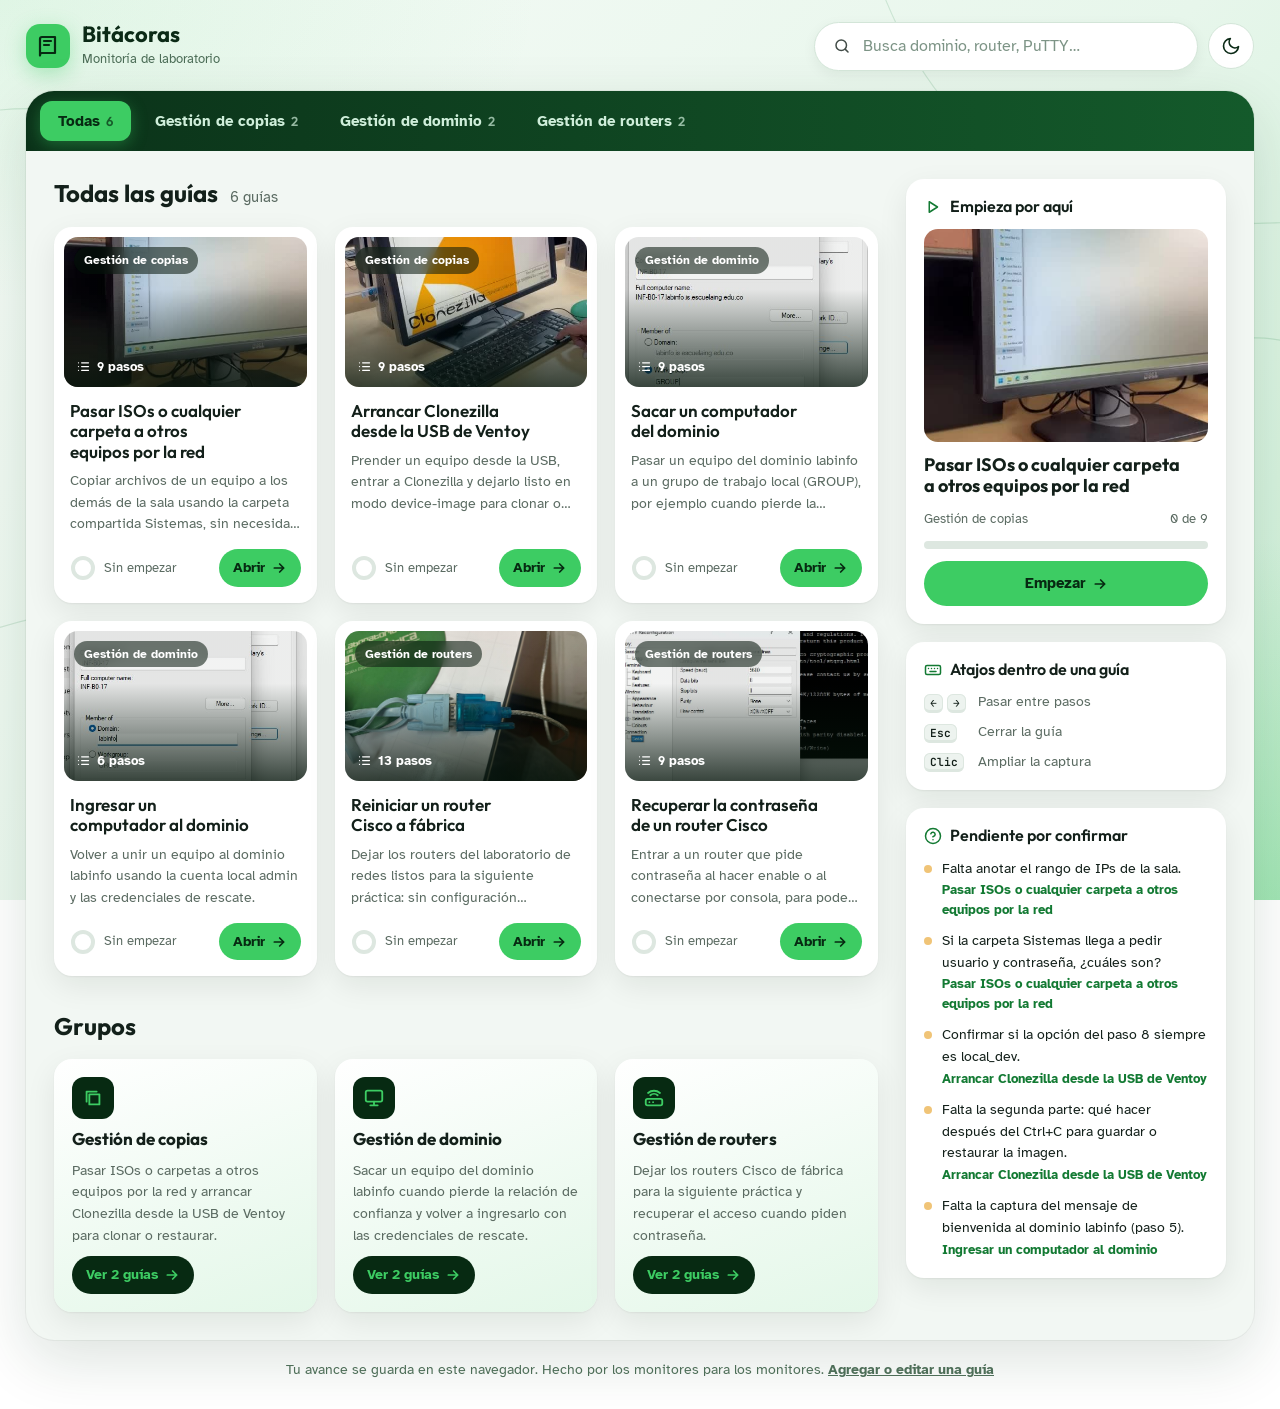
<file: index.html>
<!doctype html>
<html lang="es">
<head>
  <meta charset="utf-8">
  <meta name="viewport" content="width=device-width, initial-scale=1, viewport-fit=cover">
  <title>Bitácoras de Monitoría</title>
  <meta name="description" content="Guías paso a paso para los monitores del laboratorio.">
  <meta name="theme-color" content="#e7f6eb">
  <link rel="icon" href="img/icono.svg" type="image/svg+xml">
  <link rel="preconnect" href="https://fonts.googleapis.com">
  <link rel="preconnect" href="https://fonts.gstatic.com" crossorigin>
  <link rel="stylesheet" href="https://fonts.googleapis.com/css2?family=Outfit:wght@400;500;600;700&family=Atkinson+Hyperlegible:ital,wght@0,400;0,700;1,400&family=JetBrains+Mono:wght@400;600&display=swap">
  <link rel="stylesheet" href="css/styles.css">
  <script>
    // Aplica el tema guardado antes de pintar la página, para que no parpadee
    try { if (JSON.parse(localStorage.getItem("bm-tema")) === "dark") document.documentElement.dataset.theme = "dark"; } catch (e) {}
  </script>
</head>
<body>
  <svg class="lines" aria-hidden="true" viewBox="0 0 1440 900" preserveAspectRatio="none">
    <path d="M-40 640 C 300 520, 520 760, 900 560 S 1380 300, 1500 360"/>
    <path d="M980 -40 C 1060 180, 1240 240, 1480 220"/>
    <path d="M-60 120 C 180 60, 300 260, 520 180"/>
  </svg>

  <div class="shell">
    <header class="top">
      <a class="logo" href="#">
        <span class="logo-mark"><svg viewBox="0 0 24 24"><path d="M4 19.5V5a2 2 0 0 1 2-2h13v16H6a2 2 0 0 0-2 2.5Z"/><path d="M8 7h7M8 11h5"/></svg></span>
        <span class="logo-text"><b>Bitácoras</b><small>Monitoría de laboratorio</small></span>
      </a>
      <div class="top-right">
        <label class="search" for="q">
          <svg viewBox="0 0 24 24"><circle cx="11" cy="11" r="7"/><path d="m20 20-3.5-3.5"/></svg>
          <input id="q" type="search" placeholder="Busca dominio, router, PuTTY…" autocomplete="off">
        </label>
        <button class="theme" id="themeBtn" aria-label="Cambiar a modo oscuro" title="Cambiar entre claro y oscuro">
          <svg class="moon" viewBox="0 0 24 24"><path d="M21 12.8A9 9 0 1 1 11.2 3a7 7 0 0 0 9.8 9.8Z"/></svg>
          <svg class="sun" viewBox="0 0 24 24"><circle cx="12" cy="12" r="4"/><path d="M12 2v2M12 20v2M4.9 4.9l1.4 1.4M17.7 17.7l1.4 1.4M2 12h2M20 12h2M4.9 19.1l1.4-1.4M17.7 6.3l1.4-1.4"/></svg>
        </button>
      </div>
    </header>

    <div class="panel">
      <nav class="tabs" id="tabs" aria-label="Grupos de guías"></nav>

      <div class="panel-grid">
        <main class="main" id="main">
          <div class="sec-head">
            <h1 id="secTitle">Todas las guías</h1>
            <span id="secCount"></span>
          </div>
          <div class="cards" id="cards"></div>
          <p class="empty" id="empty" hidden>No encontré guías con eso. Prueba con otra palabra.</p>

          <div class="sec-head groups-head">
            <h2>Grupos</h2>
          </div>
          <div class="groups" id="groups"></div>
        </main>

        <aside class="side" id="side"></aside>
      </div>
    </div>

    <footer class="foot">Tu avance se guarda en este navegador. Hecho por los monitores para los monitores. <a href="editor.html">Agregar o editar una guía</a></footer>
  </div>

  <!-- Visor de pasos -->
  <div class="viewer" id="viewer" hidden>
    <div class="viewer-backdrop" data-close></div>
    <section class="viewer-panel" role="dialog" aria-modal="true" aria-labelledby="vTitle">
      <header class="v-head">
        <div class="v-title">
          <span class="v-group" id="vGroup"></span>
          <h2 id="vTitle"></h2>
        </div>
        <button class="v-close" data-close aria-label="Cerrar guía">
          <svg viewBox="0 0 24 24"><path d="M6 6l12 12M18 6 6 18"/></svg>
        </button>
      </header>
      <div class="v-progress" id="vDots" aria-label="Pasos"></div>

      <div class="v-body">
        <div class="desk">
          <button class="arrow prev" id="vPrev" aria-label="Paso anterior"><svg viewBox="0 0 24 24"><path d="m15 18-6-6 6-6"/></svg></button>
          <div class="pc">
            <div class="monitor">
              <div class="screen" id="vScreen"></div>
              <span class="cam"></span>
              <span class="led"></span>
            </div>
            <div class="neck"></div>
            <div class="foot-base"></div>
          </div>
          <button class="arrow next" id="vNext" aria-label="Paso siguiente"><svg viewBox="0 0 24 24"><path d="m9 18 6-6-6-6"/></svg></button>
        </div>
        <div class="info" id="vInfo"></div>
      </div>

      <footer class="v-foot">
        <button class="btn ghost" id="vBack"><svg viewBox="0 0 24 24"><path d="m15 18-6-6 6-6"/></svg>Anterior</button>
        <span class="v-count" id="vCount"></span>
        <button class="btn primary" id="vFwd">Siguiente<svg viewBox="0 0 24 24"><path d="m9 18 6-6-6-6"/></svg></button>
      </footer>
    </section>
  </div>

  <!-- Captura ampliada -->
  <div class="zoom" id="zoom" hidden>
    <img id="zoomImg" alt="">
    <button class="v-close" id="zoomClose" aria-label="Cerrar captura"><svg viewBox="0 0 24 24"><path d="M6 6l12 12M18 6 6 18"/></svg></button>
  </div>

  <div class="toast" id="toast" role="status" aria-live="polite"></div>

  <script src="js/data.js"></script>
  <script src="js/app.js"></script>
</body>
</html>
</file>
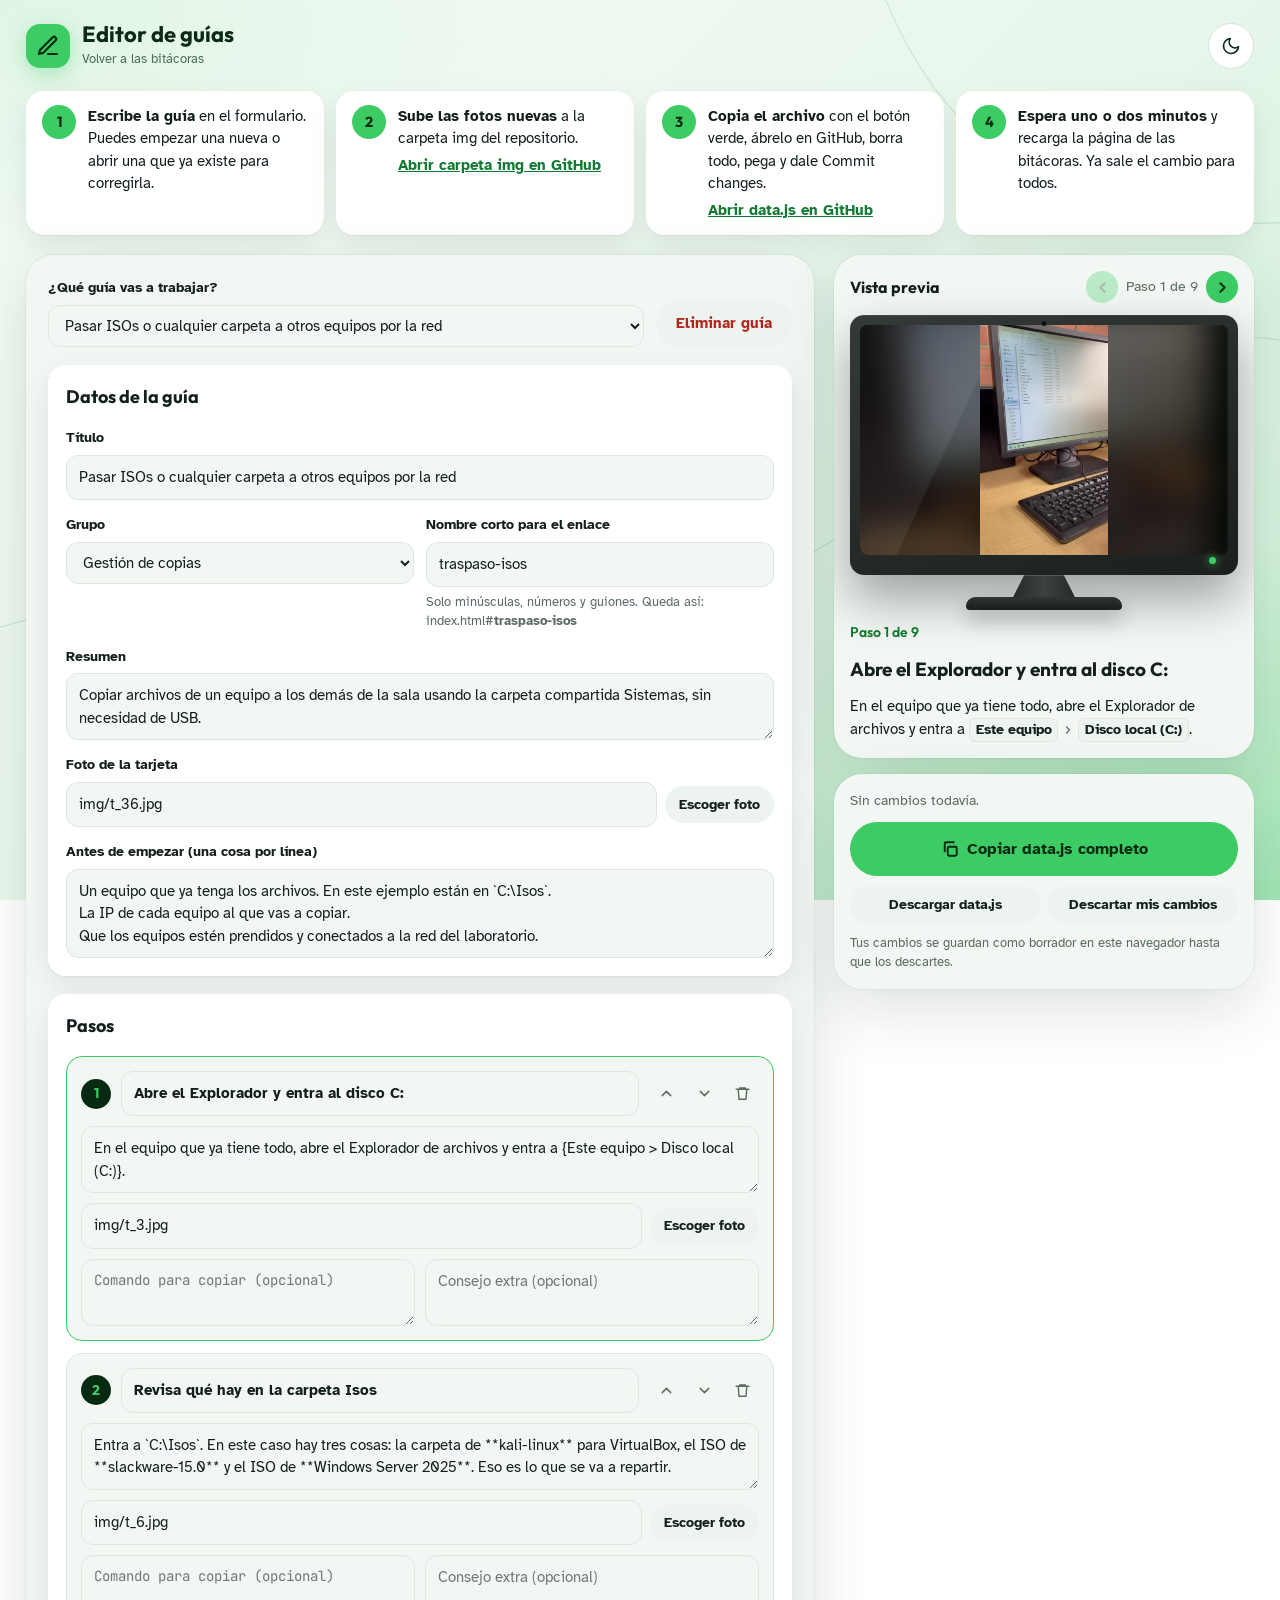
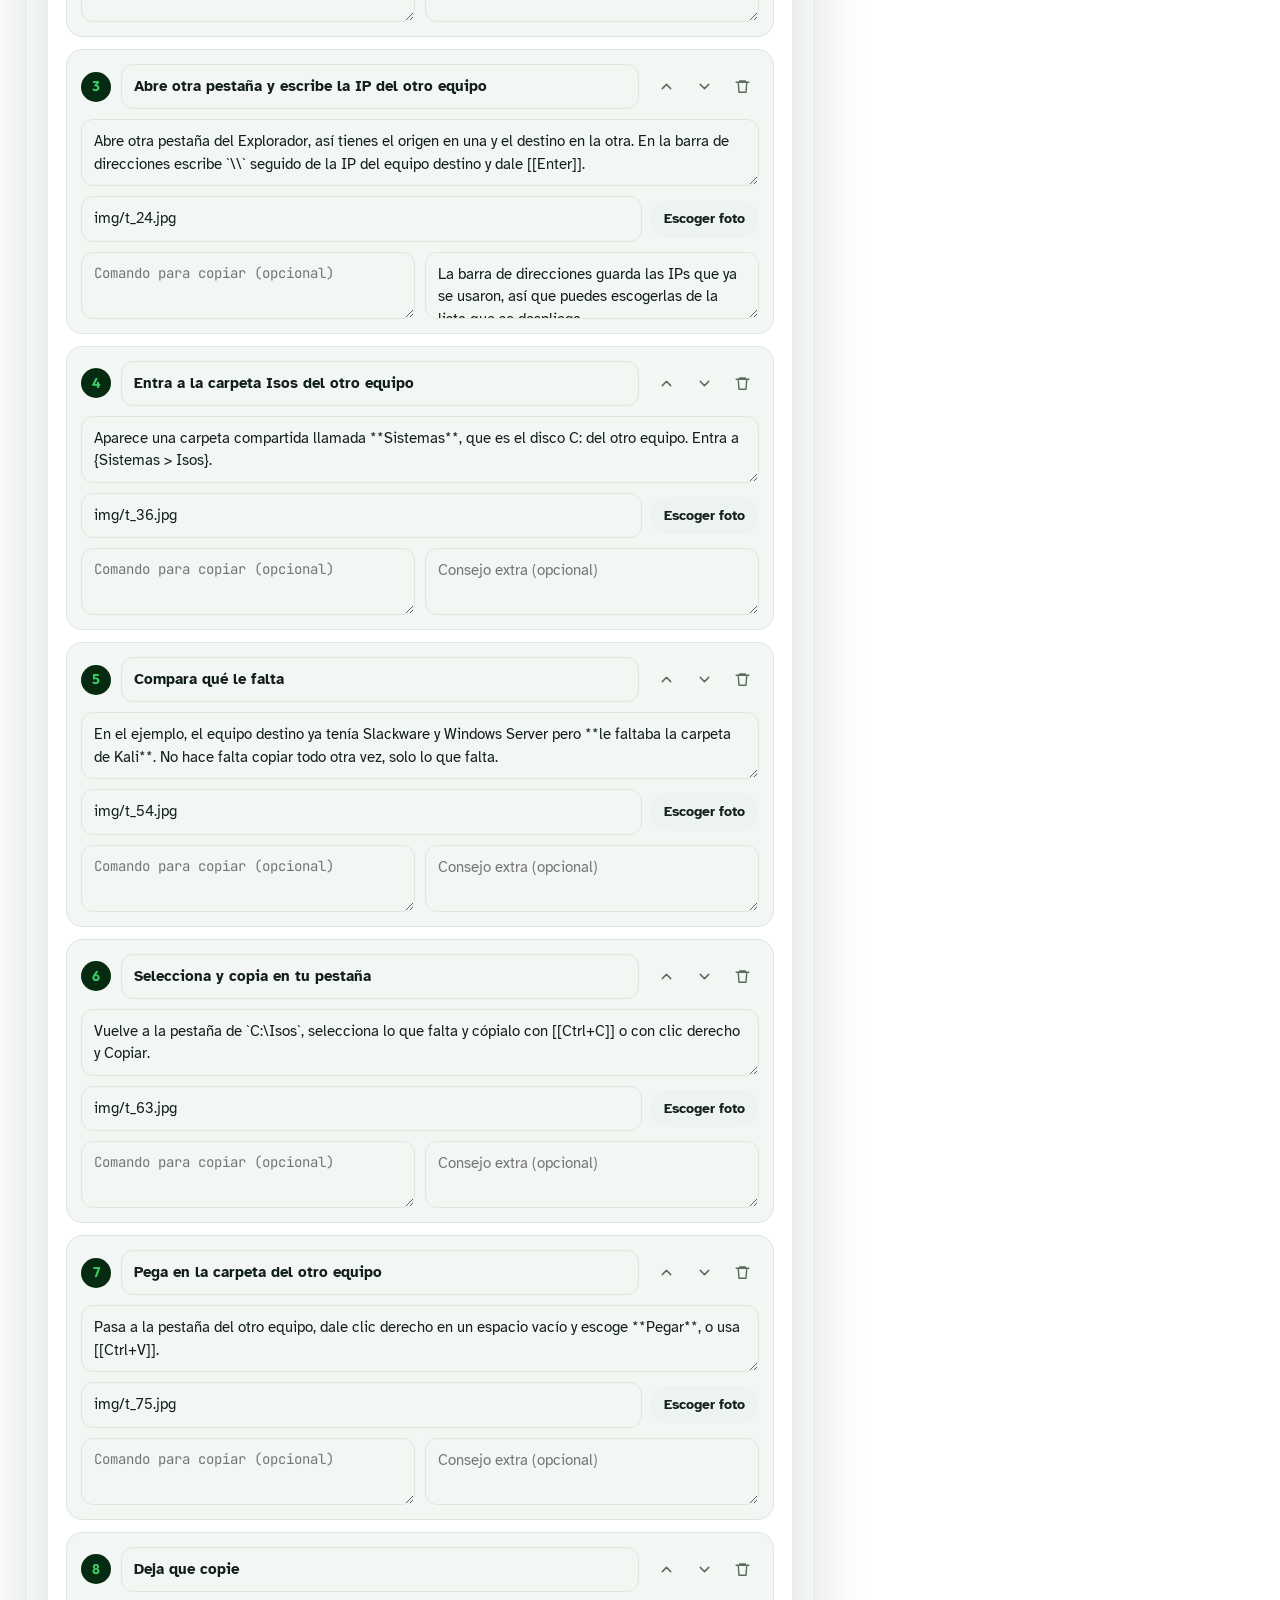
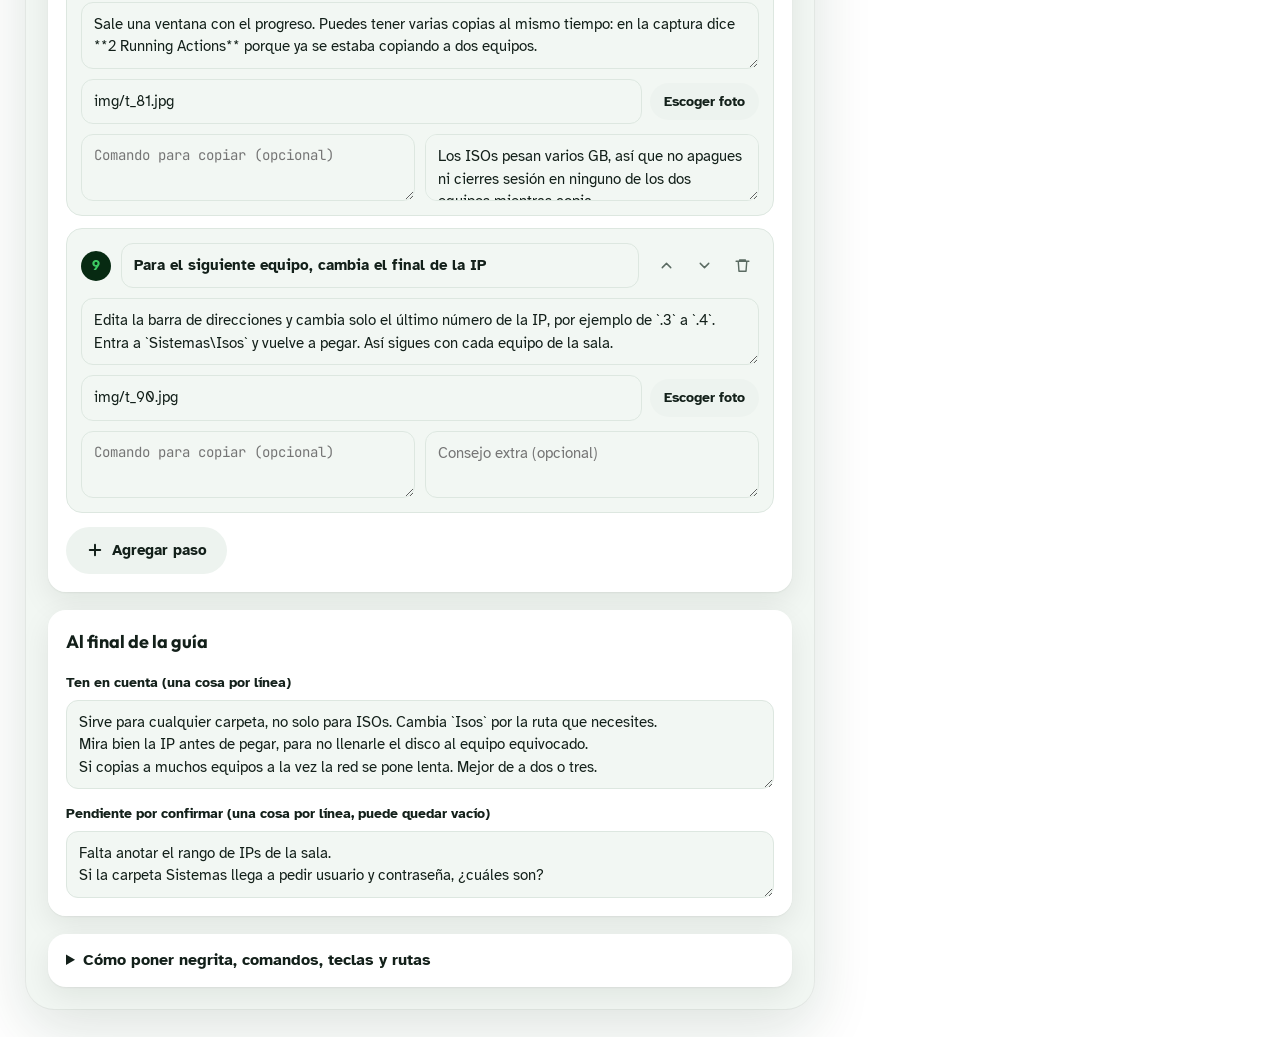
<file: editor.html>
<!doctype html>
<html lang="es">
<head>
  <meta charset="utf-8">
  <meta name="viewport" content="width=device-width, initial-scale=1, viewport-fit=cover">
  <title>Editor de guías</title>
  <meta name="theme-color" content="#e7f6eb">
  <meta name="robots" content="noindex">
  <link rel="icon" href="img/icono.svg" type="image/svg+xml">
  <link rel="preconnect" href="https://fonts.googleapis.com">
  <link rel="preconnect" href="https://fonts.gstatic.com" crossorigin>
  <link rel="stylesheet" href="https://fonts.googleapis.com/css2?family=Outfit:wght@400;500;600;700&family=Atkinson+Hyperlegible:ital,wght@0,400;0,700;1,400&family=JetBrains+Mono:wght@400;600&display=swap">
  <link rel="stylesheet" href="css/styles.css">
  <link rel="stylesheet" href="css/editor.css">
  <script>
    try { if (JSON.parse(localStorage.getItem("bm-tema")) === "dark") document.documentElement.dataset.theme = "dark"; } catch (e) {}
  </script>
</head>
<body>
  <svg class="lines" aria-hidden="true" viewBox="0 0 1440 900" preserveAspectRatio="none">
    <path d="M-40 640 C 300 520, 520 760, 900 560 S 1380 300, 1500 360"/>
    <path d="M980 -40 C 1060 180, 1240 240, 1480 220"/>
  </svg>

  <div class="shell">
    <header class="top">
      <a class="logo" href="index.html">
        <span class="logo-mark"><svg viewBox="0 0 24 24"><path d="M12 20h9"/><path d="M16.5 3.5a2.1 2.1 0 0 1 3 3L7 19l-4 1 1-4Z"/></svg></span>
        <span class="logo-text"><b>Editor de guías</b><small>Volver a las bitácoras</small></span>
      </a>
      <div class="top-right">
        <button class="theme" id="themeBtn" aria-label="Cambiar a modo oscuro" title="Cambiar entre claro y oscuro">
          <svg class="moon" viewBox="0 0 24 24"><path d="M21 12.8A9 9 0 1 1 11.2 3a7 7 0 0 0 9.8 9.8Z"/></svg>
          <svg class="sun" viewBox="0 0 24 24"><circle cx="12" cy="12" r="4"/><path d="M12 2v2M12 20v2M4.9 4.9l1.4 1.4M17.7 17.7l1.4 1.4M2 12h2M20 12h2M4.9 19.1l1.4-1.4M17.7 6.3l1.4-1.4"/></svg>
        </button>
      </div>
    </header>

    <section class="how">
      <div class="how-step"><span>1</span><p><b>Escribe la guía</b> en el formulario. Puedes empezar una nueva o abrir una que ya existe para corregirla.</p></div>
      <div class="how-step"><span>2</span><p><b>Sube las fotos nuevas</b> a la carpeta img del repositorio. <a id="lnkUpload" target="_blank" rel="noopener">Abrir carpeta img en GitHub</a></p></div>
      <div class="how-step"><span>3</span><p><b>Copia el archivo</b> con el botón verde, ábrelo en GitHub, borra todo, pega y dale Commit changes. <a id="lnkEdit" target="_blank" rel="noopener">Abrir data.js en GitHub</a></p></div>
      <div class="how-step"><span>4</span><p><b>Espera uno o dos minutos</b> y recarga la página de las bitácoras. Ya sale el cambio para todos.</p></div>
    </section>

    <div class="ed">
      <form class="ed-form panel" id="form" autocomplete="off">
        <div class="ed-bar">
          <label class="fld grow">
            <span>¿Qué guía vas a trabajar?</span>
            <select id="pick"></select>
          </label>
          <button type="button" class="btn ghost danger" id="del" hidden>Eliminar guía</button>
        </div>

        <fieldset class="block">
          <legend>Datos de la guía</legend>
          <label class="fld"><span>Título</span><input id="titulo" required placeholder="Ej. Reiniciar un router Cisco a fábrica"></label>
          <div class="row2">
            <label class="fld"><span>Grupo</span><select id="grupo"></select></label>
            <label class="fld"><span>Nombre corto para el enlace</span><input id="id" placeholder="se llena solo" pattern="[a-z0-9-]+"><small>Solo minúsculas, números y guiones. Queda así: index.html#<b id="idEcho">…</b></small></label>
          </div>
          <label class="fld"><span>Resumen</span><textarea id="resumen" rows="2" placeholder="Qué se logra con esta guía, en una o dos frases"></textarea></label>
          <div class="fld">
            <span>Foto de la tarjeta</span>
            <div class="imgpick">
              <input id="portada" placeholder="img/nombre-de-la-foto.jpg">
              <label class="btn ghost small">Escoger foto<input type="file" accept="image/*" data-for="portada" hidden></label>
            </div>
          </div>
          <label class="fld"><span>Antes de empezar (una cosa por línea)</span><textarea id="necesitas" rows="3"></textarea></label>
        </fieldset>

        <fieldset class="block">
          <legend>Pasos</legend>
          <div id="pasos" class="pasos"></div>
          <button type="button" class="btn ghost add" id="addPaso"><svg viewBox="0 0 24 24"><path d="M12 5v14M5 12h14"/></svg>Agregar paso</button>
        </fieldset>

        <fieldset class="block">
          <legend>Al final de la guía</legend>
          <label class="fld"><span>Ten en cuenta (una cosa por línea)</span><textarea id="ojo" rows="3"></textarea></label>
          <label class="fld"><span>Pendiente por confirmar (una cosa por línea, puede quedar vacío)</span><textarea id="pendientes" rows="2"></textarea></label>
        </fieldset>

        <details class="help">
          <summary>Cómo poner negrita, comandos, teclas y rutas</summary>
          <table>
            <tr><td><code>**Restart Now**</code></td><td>negrita: <b>Restart Now</b></td></tr>
            <tr><td><code>`C:\Isos`</code></td><td>texto de código: <code>C:\Isos</code></td></tr>
            <tr><td><code>[[Ctrl+C]]</code></td><td>teclas: <kbd>Ctrl</kbd> + <kbd>C</kbd></td></tr>
            <tr><td><code>{This PC &gt; Properties}</code></td><td>ruta de menús: <span class="ruta"><span>This PC</span><svg viewBox="0 0 24 24"><path d="m9 6 6 6-6 6"/></svg><span>Properties</span></span></td></tr>
            <tr><td><code>_texto_</code></td><td>cursiva: <i>texto</i></td></tr>
            <tr><td><code>[otra guía](#router-fabrica)</code></td><td>enlace a otra guía</td></tr>
          </table>
        </details>
      </form>

      <aside class="ed-side">
        <div class="panel ed-preview">
          <div class="ed-prev-head">
            <b>Vista previa</b>
            <div class="mini-nav">
              <button type="button" id="pvPrev" aria-label="Paso anterior"><svg viewBox="0 0 24 24"><path d="m15 18-6-6 6-6"/></svg></button>
              <span id="pvCount"></span>
              <button type="button" id="pvNext" aria-label="Paso siguiente"><svg viewBox="0 0 24 24"><path d="m9 18 6-6-6-6"/></svg></button>
            </div>
          </div>
          <div class="pc">
            <div class="monitor"><div class="screen" id="pvScreen"></div><span class="cam"></span><span class="led"></span></div>
            <div class="neck"></div>
            <div class="foot-base"></div>
          </div>
          <div class="info pv-info" id="pvInfo"></div>
        </div>

        <div class="panel ed-out">
          <p id="status" class="status-msg">Sin cambios todavía.</p>
          <ul id="uploads" class="uploads" hidden></ul>
          <button type="button" class="btn primary big" id="copyAll"><svg viewBox="0 0 24 24"><rect x="9" y="9" width="12" height="12" rx="2"/><path d="M5 15V5a2 2 0 0 1 2-2h10"/></svg>Copiar data.js completo</button>
          <div class="out-row">
            <button type="button" class="btn ghost small" id="download">Descargar data.js</button>
            <button type="button" class="btn ghost small" id="reset">Descartar mis cambios</button>
          </div>
          <p class="hint-small">Tus cambios se guardan como borrador en este navegador hasta que los descartes.</p>
        </div>
      </aside>
    </div>
  </div>

  <div class="toast" id="toast" role="status" aria-live="polite"></div>

  <script src="js/data.js"></script>
  <script src="js/editor.js"></script>
</body>
</html>
</file>
<file: css/styles.css>
/* Bitácoras de Monitoría
   Tema claro por defecto (fondo verde muy suave) y tema oscuro con el botón de la luna (fondo verde oscuro); panel claro con pestañas por grupo, tarjetas con foto y columna lateral;
   visor de pasos que sube desde abajo con un computador dibujado. */

:root {
  /* Color del laboratorio */
  --lab: #3dcc63;
  --lab-hover: #35b857;
  --lab-deep: #137a33;      /* verde para texto sobre fondo claro */
  --lab-ink: #072a12;       /* texto sobre el verde del laboratorio */
  --lab-soft: #e3f7e8;

  /* Fondo exterior (tema claro) */
  --bg-a: #f6fbf7;
  --bg-b: #e7f6eb;
  --bg-c: #c9efd4;
  --glow: rgba(61, 204, 99, .28);
  --top-ink: #0b2a16;
  --top-muted: #4d6e58;
  --search-bg: #ffffff;
  --search-line: #d3e5d8;
  --search-ink: #13201a;
  --search-ph: #7d9486;
  --deco: rgba(19, 122, 51, .14);
  --toggle-bg: #ffffff;
  --panel-shadow: 0 20px 60px rgba(12, 60, 28, .14), 0 0 0 1px rgba(12, 60, 28, .05);

  /* Panel */
  --panel: #f2f7f3;
  --surface: #ffffff;
  --ink: #13201a;
  --muted: #5b6b62;
  --line: #dde7e0;
  --chip: #edf3ef;

  --warn: #9a5a00;
  --warn-soft: #fff4df;
  --warn-line: #f0c477;
  --info: #2c5a85;
  --info-soft: #eaf2fa;

  --term: #07110b;
  --term-ink: #c9f7d6;

  --shadow: 0 1px 2px rgba(8, 30, 16, .06), 0 10px 30px rgba(8, 30, 16, .08);
  --r-lg: 28px;
  --r: 18px;

  --f-display: "Outfit", system-ui, sans-serif;
  --f-body: "Atkinson Hyperlegible", system-ui, -apple-system, "Segoe UI", sans-serif;
  --f-mono: "JetBrains Mono", ui-monospace, Consolas, monospace;
  color-scheme: light;
}

/* Tema oscuro: se activa con el botón y queda guardado */
:root[data-theme="dark"] {
    --bg-a: #06180c;
    --bg-b: #0d3a1d;
    --bg-c: #1b6a35;
    --glow: rgba(61, 204, 99, .45);
    --top-ink: #ffffff;
    --top-muted: #a8d9b8;
    --search-bg: rgba(255, 255, 255, .1);
    --search-line: rgba(255, 255, 255, .18);
    --search-ink: #ffffff;
    --search-ph: #b9dcc4;
    --deco: rgba(160, 255, 190, .16);
    --toggle-bg: rgba(255, 255, 255, .1);
    --panel-shadow: 0 30px 80px rgba(0, 0, 0, .35);
    --lab-deep: #5fe083;
    --lab-soft: #13301d;
    --panel: #0f1813;
    --surface: #16221b;
    --ink: #e3ece6;
    --muted: #9aaba1;
    --line: #25352c;
    --chip: #1c2a22;
    --warn: #f3c46b;
    --warn-soft: #2a2213;
    --warn-line: #7a5a20;
    --info: #9cc3ea;
    --info-soft: #152231;
    --shadow: 0 0 0 1px var(--line);
    color-scheme: dark;
}

/* ---------- Base ---------- */
*, *::before, *::after { box-sizing: border-box; }
html { -webkit-text-size-adjust: 100%; }
body {
  margin: 0;
  min-height: 100vh;
  font-family: var(--f-body);
  font-size: 16px;
  line-height: 1.55;
  color: var(--ink);
  background:
    radial-gradient(1200px 600px at 100% 100%, var(--glow), transparent 60%),
    radial-gradient(900px 500px at 0% 0%, rgba(61, 204, 99, .12), transparent 60%),
    linear-gradient(135deg, var(--bg-a), var(--bg-b) 55%, var(--bg-c));
  background-attachment: fixed;
  overflow-x: hidden;
}
body.locked { overflow: hidden; }
h1, h2, h3, h4 { font-family: var(--f-display); margin: 0; line-height: 1.2; text-wrap: balance; }
p { margin: 0; }
a { color: var(--lab-deep); }
button { font: inherit; color: inherit; cursor: pointer; border: 0; background: none; padding: 0; }
svg { fill: none; stroke: currentColor; stroke-width: 2; stroke-linecap: round; stroke-linejoin: round; }
:focus-visible { outline: 3px solid var(--lab); outline-offset: 2px; border-radius: 8px; }
img { max-width: 100%; }

code {
  font-family: var(--f-mono); font-size: .86em;
  background: var(--lab-soft); color: var(--lab-deep);
  padding: .08em .38em; border-radius: 6px; overflow-wrap: anywhere;
}
kbd {
  font-family: var(--f-mono); font-size: .8em; font-weight: 600;
  background: var(--chip); border: 1px solid var(--line); border-bottom-width: 3px;
  border-radius: 6px; padding: .05em .45em; white-space: nowrap; color: var(--ink);
}
.ruta { display: inline-flex; flex-wrap: wrap; align-items: center; gap: 2px 4px; vertical-align: baseline; }
.ruta span { font-weight: 700; background: var(--chip); border: 1px solid var(--line); border-radius: 6px; padding: 0 .4em; font-size: .94em; }
.ruta svg { width: 12px; height: 12px; color: var(--muted); flex: none; stroke-width: 2.6; }

/* Líneas decorativas del fondo */
.lines { position: fixed; inset: 0; width: 100%; height: 100%; pointer-events: none; z-index: 0; }
.lines path { stroke: var(--deco); stroke-width: 1.2; }

/* ---------- Estructura ---------- */
.shell {
  position: relative; z-index: 1;
  max-width: 1260px; margin: 0 auto;
  padding: 22px max(16px, env(safe-area-inset-right)) 28px max(16px, env(safe-area-inset-left));
  display: flex; flex-direction: column; gap: 20px;
}

.top { display: flex; align-items: center; gap: 16px; flex-wrap: wrap; justify-content: space-between; }
.logo { display: flex; align-items: center; gap: 12px; color: var(--top-ink); text-decoration: none; }
.logo-mark { width: 44px; height: 44px; border-radius: 14px; background: var(--lab); color: var(--lab-ink); display: grid; place-items: center; box-shadow: 0 6px 20px rgba(61, 204, 99, .35); }
.logo-mark svg { width: 24px; height: 24px; stroke-width: 2.2; }
.logo-text b { font-family: var(--f-display); font-size: 22px; font-weight: 700; display: block; line-height: 1.1; }
.logo-text small { color: var(--top-muted); font-size: 13px; }
.search {
  display: flex; align-items: center; gap: 10px; flex: 0 1 380px; min-width: 0;
  background: var(--search-bg); border: 1px solid var(--search-line);
  border-radius: 99px; padding: 10px 18px; color: var(--search-ink); backdrop-filter: blur(8px);
  box-shadow: 0 4px 14px rgba(8, 30, 16, .06);
}
.search svg { width: 18px; height: 18px; flex: none; opacity: .8; }
.search input { flex: 1; min-width: 0; border: 0; background: transparent; color: var(--search-ink); font: inherit; outline: none; }
.search input::placeholder { color: var(--search-ph); }
.search:focus-within { border-color: var(--lab); box-shadow: 0 0 0 3px rgba(61, 204, 99, .25); }
.top-right { display: flex; align-items: center; justify-content: flex-end; gap: 10px; flex: 0 1 440px; min-width: 0; }
.top-right .search { flex: 1; }
.theme {
  flex: none; width: 46px; height: 46px; border-radius: 50%;
  background: var(--toggle-bg); border: 1px solid var(--search-line); color: var(--top-ink);
  display: grid; place-items: center; transition: transform .2s, background .2s;
}
.theme:hover { transform: rotate(-12deg); }
.theme svg { width: 20px; height: 20px; }
.theme .sun { display: none; }
:root[data-theme="dark"] .theme .sun { display: block; }
:root[data-theme="dark"] .theme .moon { display: none; }
.edit-link { color: var(--top-muted); }

.panel {
  background: var(--panel);
  border-radius: var(--r-lg);
  box-shadow: var(--panel-shadow);
  overflow: hidden;
}

/* Pestañas por grupo, como la barra del menú de referencia */
.tabs {
  display: flex; gap: 6px; overflow-x: auto; scrollbar-width: none;
  background: linear-gradient(90deg, #0b3219, #145a2b);
  padding: 10px 14px;
}
.tabs::-webkit-scrollbar { display: none; }
.tab {
  flex: none; padding: 9px 18px; border-radius: 12px;
  color: #cfeeda; font-weight: 700; font-size: 14.5px; white-space: nowrap;
  transition: background .2s, color .2s;
}
.tab:hover { background: rgba(255, 255, 255, .08); color: #fff; }
.tab[aria-pressed="true"] { background: var(--lab); color: var(--lab-ink); box-shadow: 0 4px 16px rgba(61, 204, 99, .35); }
.tab b { font-family: var(--f-display); font-weight: 600; opacity: .7; margin-left: 6px; font-size: 13px; }

.panel-grid { display: grid; grid-template-columns: minmax(0, 1fr) 320px; gap: 28px; padding: 28px; }
.main { display: flex; flex-direction: column; gap: 18px; min-width: 0; }

.sec-head { display: flex; align-items: baseline; gap: 12px; }
.sec-head h1, .sec-head h2 { font-size: 24px; font-weight: 700; color: var(--ink); }
.sec-head span { color: var(--muted); font-size: 14.5px; }
.groups-head { margin-top: 18px; }

/* ---------- Tarjetas de guía ---------- */
.cards { display: grid; grid-template-columns: repeat(auto-fill, minmax(230px, 1fr)); gap: 18px; }
.card {
  display: flex; flex-direction: column; text-align: left;
  background: var(--surface); border-radius: var(--r); overflow: hidden;
  box-shadow: var(--shadow); transition: transform .2s, box-shadow .2s;
  animation: rise .4s both;
}
.card:hover { transform: translateY(-4px); box-shadow: 0 14px 34px rgba(8, 30, 16, .16); }
.cover { position: relative; height: 150px; margin: 10px 10px 0; border-radius: 14px; overflow: hidden; background: #0d1a12; }
.cover img { width: 100%; height: 100%; object-fit: cover; transition: transform .35s; }
.card:hover .cover img { transform: scale(1.05); }
.cover::after { content: ""; position: absolute; inset: 0; background: linear-gradient(180deg, rgba(4, 20, 10, .05) 35%, rgba(4, 20, 10, .78)); }
.no-img { position: absolute; inset: 0; display: grid; place-items: center; color: var(--lab); background: radial-gradient(300px 160px at 80% 100%, rgba(61, 204, 99, .5), transparent 70%), linear-gradient(135deg, #072414, #0f4524); }
.feature-img { position: relative; }
.no-img svg { width: 56px; height: 56px; stroke-width: 1.6; }
.cover-chip {
  position: absolute; top: 10px; left: 10px; z-index: 1;
  font-size: 12px; font-weight: 700; color: #fff;
  background: rgba(4, 20, 10, .55); backdrop-filter: blur(6px);
  padding: 4px 10px; border-radius: 99px;
}
.cover-steps { position: absolute; left: 12px; bottom: 10px; z-index: 1; color: #fff; font-size: 13px; font-weight: 700; display: flex; gap: 6px; align-items: center; }
.cover-steps svg { width: 15px; height: 15px; }
.card-body { display: flex; flex-direction: column; gap: 8px; padding: 14px 16px 16px; flex: 1; }
.card h3 { font-size: 17px; font-weight: 600; }
.card p { font-size: 14px; color: var(--muted); display: -webkit-box; -webkit-line-clamp: 3; -webkit-box-orient: vertical; overflow: hidden; }
.card-foot { display: flex; align-items: center; justify-content: space-between; gap: 10px; margin-top: auto; padding-top: 6px; }
.status { display: flex; align-items: center; gap: 8px; font-size: 13px; color: var(--muted); }
.ring { width: 26px; height: 26px; transform: rotate(-90deg); }
.ring .t { stroke: var(--line); }
.ring .v { stroke: var(--lab); transition: stroke-dashoffset .5s; }
.pill {
  text-decoration: none; white-space: nowrap;
  display: inline-flex; align-items: center; gap: 6px;
  background: var(--lab); color: var(--lab-ink);
  font-weight: 700; font-size: 14px; padding: 8px 14px; border-radius: 99px;
  transition: background .2s, transform .2s;
}
.pill:hover { background: var(--lab-hover); }
.pill svg { width: 16px; height: 16px; stroke-width: 2.6; }
.empty { color: var(--muted); padding: 30px 0; text-align: center; }

/* ---------- Grupos ---------- */
.groups { display: grid; grid-template-columns: repeat(auto-fill, minmax(230px, 1fr)); gap: 18px; }
.group {
  display: flex; flex-direction: column; gap: 10px; text-align: left;
  background: linear-gradient(160deg, var(--surface), var(--lab-soft));
  border-radius: var(--r); padding: 18px; box-shadow: var(--shadow);
}
.group-ico { width: 42px; height: 42px; border-radius: 12px; background: var(--lab-ink); color: var(--lab); display: grid; place-items: center; }
.group-ico svg { width: 22px; height: 22px; }
.group h3 { font-size: 17px; }
.group p { font-size: 14px; color: var(--muted); }
.group .pill { align-self: flex-start; margin-top: auto; background: var(--lab-ink); color: var(--lab); }
.group .pill:hover { background: #0e3a1b; }

/* ---------- Columna lateral ---------- */
.side { display: flex; flex-direction: column; gap: 18px; }
.side-card { background: var(--surface); border-radius: var(--r); padding: 18px; box-shadow: var(--shadow); display: flex; flex-direction: column; gap: 12px; }
.side-card h2 { font-size: 16px; font-weight: 600; display: flex; align-items: center; gap: 8px; }
.side-card h2 svg { width: 18px; height: 18px; color: var(--lab-deep); }
.feature-img { border-radius: 14px; overflow: hidden; aspect-ratio: 4 / 3; background: #0d1a12; }
.feature-img img { width: 100%; height: 100%; object-fit: cover; }
.feature h3 { font-size: 18px; }
.bar { height: 8px; border-radius: 99px; background: var(--line); overflow: hidden; }
.bar i { display: block; height: 100%; background: linear-gradient(90deg, #22a648, var(--lab)); border-radius: 99px; transition: width .4s; }
.feature .row { display: flex; justify-content: space-between; font-size: 13px; color: var(--muted); }
.feature .pill { justify-content: center; padding: 11px; font-size: 15px; }
.keys { display: grid; grid-template-columns: auto 1fr; gap: 8px 12px; align-items: center; font-size: 14px; color: var(--muted); }
.todo { margin: 0; padding: 0; list-style: none; display: flex; flex-direction: column; gap: 10px; }
.todo li { font-size: 14px; display: grid; grid-template-columns: 8px 1fr; gap: 10px; }
.todo li::before { content: ""; width: 8px; height: 8px; border-radius: 50%; background: var(--warn-line); margin-top: 7px; }
.todo a { display: block; font-size: 12.5px; font-weight: 700; text-decoration: none; margin-top: 2px; }

.foot { color: var(--top-muted); font-size: 13.5px; text-align: center; }
.foot a { color: inherit; font-weight: 700; }

/* ---------- Visor de pasos ---------- */
.viewer { position: fixed; inset: 0; z-index: 50; display: grid; place-items: center; padding: 20px; }
.viewer[hidden] { display: none; }
.viewer-backdrop { position: absolute; inset: 0; background: rgba(3, 14, 7, .7); backdrop-filter: blur(6px); animation: fade .25s both; }
.viewer-panel {
  position: relative; width: min(1180px, 100%); height: min(780px, calc(100vh - 40px));
  background: var(--panel); border-radius: var(--r-lg);
  box-shadow: 0 40px 100px rgba(0, 0, 0, .5);
  display: flex; flex-direction: column; overflow: hidden;
  animation: up .38s cubic-bezier(.2, .8, .2, 1) both;
}
.v-head { display: flex; align-items: flex-start; gap: 16px; padding: 20px 24px 12px; }
.v-title { flex: 1; min-width: 0; display: flex; flex-direction: column; gap: 4px; }
.v-group { font-size: 13px; font-weight: 700; color: var(--lab-deep); text-transform: uppercase; letter-spacing: .06em; }
.v-title h2 { font-size: clamp(19px, 2.4vw, 25px); font-weight: 700; }
.v-close { width: 42px; height: 42px; border-radius: 50%; background: var(--chip); display: grid; place-items: center; flex: none; transition: background .2s; }
.v-close:hover { background: var(--line); }
.v-close svg { width: 20px; height: 20px; }

.v-progress { display: flex; gap: 5px; padding: 0 24px 14px; }
.v-progress button { flex: 1; height: 7px; border-radius: 99px; background: var(--line); transition: background .25s, transform .2s; }
.v-progress button:hover { transform: scaleY(1.5); }
.v-progress button.done { background: var(--lab); }
.v-progress button.edge { background: #b9e9c7; }
.v-progress button[aria-current="step"] { background: var(--lab-ink); }
:root[data-theme="dark"] .v-progress button[aria-current="step"] { background: #fff; }
:root[data-theme="dark"] .v-progress button.edge { background: #2d5a3b; }

.v-body { flex: 1; min-height: 0; display: grid; grid-template-columns: minmax(0, 1.25fr) minmax(0, 1fr); gap: 8px; padding: 0 24px; }
.desk { position: relative; display: flex; align-items: center; justify-content: center; gap: 14px; min-width: 0; padding: 8px 0; }
.arrow {
  flex: none; width: 52px; height: 52px; border-radius: 50%;
  background: var(--lab); color: var(--lab-ink); display: grid; place-items: center;
  box-shadow: 0 8px 22px rgba(61, 204, 99, .4); transition: transform .2s, opacity .2s, background .2s;
}
.arrow:hover { transform: scale(1.08); background: var(--lab-hover); }
.arrow:disabled { opacity: .25; pointer-events: none; }
.arrow svg { width: 24px; height: 24px; stroke-width: 2.8; }

/* Computador dibujado */
.pc { flex: 1; min-width: 0; max-width: 680px; display: flex; flex-direction: column; align-items: center; }
.monitor {
  position: relative; width: 100%;
  background: linear-gradient(160deg, #343a37, #1b1f1d);
  border-radius: 20px; padding: 16px 16px 30px;
  box-shadow: 0 24px 50px rgba(0, 0, 0, .35), inset 0 1px 0 rgba(255, 255, 255, .08);
}
.screen {
  position: relative; aspect-ratio: 16 / 10; width: 100%;
  background: #040805; border-radius: 8px; overflow: hidden;
  box-shadow: inset 0 0 0 2px #0c0f0d;
}
.screen::after { /* reflejo del vidrio */
  content: ""; position: absolute; inset: 0; pointer-events: none;
  background: linear-gradient(115deg, rgba(255, 255, 255, .07) 0 30%, transparent 30.5%);
}
.cam { position: absolute; top: 6px; left: 50%; width: 5px; height: 5px; border-radius: 50%; background: #0b0d0c; transform: translateX(-50%); box-shadow: inset 0 0 1px #555; }
.led { position: absolute; right: 22px; bottom: 11px; width: 7px; height: 7px; border-radius: 50%; background: var(--lab); box-shadow: 0 0 10px var(--lab); }
.neck { width: 16%; height: 42px; background: linear-gradient(90deg, #262b28, #3b423e, #262b28); clip-path: polygon(18% 0, 82% 0, 100% 100%, 0 100%); }
.foot-base { width: 40%; height: 13px; border-radius: 12px 12px 5px 5px; background: linear-gradient(180deg, #3b423e, #1d211f); box-shadow: 0 10px 20px rgba(0, 0, 0, .25); }

/* Lo que aparece dentro de la pantalla */
.scr { position: absolute; inset: 0; animation: boot .35s both; }
.scr-img .blur { position: absolute; inset: -20px; width: calc(100% + 40px); height: calc(100% + 40px); object-fit: cover; filter: blur(18px) brightness(.45); }
.scr-img .main-img { position: absolute; inset: 0; width: 100%; height: 100%; object-fit: contain; cursor: zoom-in; }
.scr-zoom {
  position: absolute; right: 10px; bottom: 10px; z-index: 2;
  display: flex; align-items: center; gap: 6px;
  background: rgba(0, 0, 0, .6); color: #fff; font-size: 12.5px; font-weight: 700;
  padding: 5px 11px; border-radius: 99px;
}
.scr-zoom svg { width: 14px; height: 14px; }

.scr-term { background: var(--term); color: var(--term-ink); font-family: var(--f-mono); font-size: clamp(12px, 1.5vw, 16px); padding: 18px 20px; line-height: 1.7; overflow: hidden; }
.scr-term .bar-top { display: flex; gap: 6px; margin-bottom: 14px; }
.scr-term .bar-top i { width: 10px; height: 10px; border-radius: 50%; background: #29352e; }
.scr-term .bar-top span { margin-left: 8px; font-size: 12px; color: #6f8f79; }
.scr-term .pr { color: var(--lab); }
.caret { display: inline-block; width: .6em; height: 1.1em; background: var(--lab); vertical-align: -.2em; animation: blink 1s steps(1) infinite; }

.scr-wall {
  display: flex; flex-direction: column; justify-content: center; align-items: flex-start; gap: 12px;
  padding: 8% 9%; color: #fff;
  background:
    radial-gradient(600px 300px at 90% 110%, rgba(61, 204, 99, .55), transparent 60%),
    linear-gradient(135deg, #072414, #0f4524);
}
.scr-wall .big { font-family: var(--f-display); font-size: clamp(40px, 7vw, 84px); font-weight: 700; line-height: 1; color: var(--lab); }
.scr-wall h3 { font-size: clamp(16px, 2.2vw, 24px); max-width: 22ch; }
.scr-wall ul { margin: 0; padding: 0; list-style: none; display: flex; flex-direction: column; gap: 8px; font-size: clamp(12px, 1.4vw, 15px); }
.scr-wall li { display: grid; grid-template-columns: 20px 1fr; gap: 8px; }
.scr-wall li svg { width: 18px; height: 18px; color: var(--lab); stroke-width: 2.6; margin-top: 2px; }
.scr-wall .done-ico { width: clamp(56px, 9vw, 96px); height: clamp(56px, 9vw, 96px); border-radius: 50%; background: var(--lab); color: var(--lab-ink); display: grid; place-items: center; animation: pop .5s .1s both; }
.scr-wall .done-ico svg { width: 55%; height: 55%; stroke-width: 3; }
.scr-wall code { background: rgba(255, 255, 255, .12); color: #c9f7d6; }

/* Texto del paso */
.info { min-width: 0; overflow-y: auto; padding: 8px 4px 20px 12px; display: flex; flex-direction: column; gap: 14px; animation: slide .35s both; }
.info .eyebrow { font-family: var(--f-display); font-weight: 600; color: var(--lab-deep); font-size: 14px; }
.info h3 { font-size: clamp(21px, 2.4vw, 28px); font-weight: 700; }
.info .txt { font-size: 17px; }
.info ul { margin: 0; padding-left: 20px; display: flex; flex-direction: column; gap: 8px; }
.note { display: grid; grid-template-columns: 22px 1fr; gap: 10px; background: var(--warn-soft); border: 1px solid var(--warn-line); border-radius: 14px; padding: 12px 14px; font-size: 15px; }
.note svg { width: 20px; height: 20px; color: var(--warn); margin-top: 1px; }
.cmd { position: relative; background: var(--term); color: var(--term-ink); border-radius: 14px; padding: 14px 92px 14px 16px; font-family: var(--f-mono); font-size: 14.5px; line-height: 1.7; white-space: pre; overflow-x: auto; margin: 0; }
.copy { position: absolute; top: 9px; right: 9px; display: inline-flex; align-items: center; gap: 6px; font-family: var(--f-body); font-size: 13px; font-weight: 700; color: var(--term-ink); background: rgba(255, 255, 255, .1); padding: 5px 11px; border-radius: 9px; }
.copy:hover { background: rgba(255, 255, 255, .18); }
.copy.ok { background: var(--lab); color: var(--lab-ink); }
.copy svg { width: 15px; height: 15px; }
.check {
  align-self: flex-start; display: inline-flex; align-items: center; gap: 10px;
  border: 2px solid var(--line); border-radius: 99px; padding: 8px 16px 8px 8px; font-weight: 700; font-size: 14.5px;
  transition: border-color .2s, background .2s;
}
.check .box { width: 26px; height: 26px; border-radius: 50%; border: 2px solid var(--line); display: grid; place-items: center; transition: background .2s, border-color .2s; }
.check .box svg { width: 15px; height: 15px; stroke-width: 3; opacity: 0; color: var(--lab-ink); }
.check:hover { border-color: var(--lab); }
.check[aria-pressed="true"] { background: var(--lab-soft); border-color: var(--lab); }
.check[aria-pressed="true"] .box { background: var(--lab); border-color: var(--lab); }
.check[aria-pressed="true"] .box svg { opacity: 1; }
.box-ojo, .box-tbd { border-radius: 14px; padding: 14px 16px; display: flex; flex-direction: column; gap: 8px; font-size: 15px; }
.box-ojo { background: var(--warn-soft); border: 1px solid var(--warn-line); }
.box-ojo h4 { color: var(--warn); }
.box-tbd { background: var(--info-soft); }
.box-tbd h4 { color: var(--info); }
.box-ojo h4, .box-tbd h4 { font-size: 15px; display: flex; gap: 8px; align-items: center; }
.box-ojo h4 svg, .box-tbd h4 svg { width: 18px; height: 18px; }
.end-actions { display: flex; gap: 10px; flex-wrap: wrap; }

.v-foot { display: flex; align-items: center; justify-content: space-between; gap: 12px; padding: 14px 24px 18px; border-top: 1px solid var(--line); }
.v-count { font-family: var(--f-display); font-weight: 600; color: var(--muted); font-size: 14.5px; }
.btn { white-space: nowrap; display: inline-flex; align-items: center; gap: 8px; padding: 12px 20px; border-radius: 99px; font-weight: 700; font-size: 15px; transition: background .2s, opacity .2s; }
.btn svg { width: 18px; height: 18px; stroke-width: 2.6; }
.btn.primary { background: var(--lab); color: var(--lab-ink); }
.btn.primary:hover { background: var(--lab-hover); }
.btn.ghost { background: var(--chip); }
.btn.ghost:hover { background: var(--line); }
.btn:disabled { opacity: .35; pointer-events: none; }

/* Captura ampliada */
.zoom { position: fixed; inset: 0; z-index: 60; background: rgba(2, 8, 4, .92); display: grid; place-items: center; padding: 24px; animation: fade .2s both; cursor: zoom-out; }
.zoom[hidden] { display: none; }
.zoom img { max-width: 100%; max-height: 100%; border-radius: 12px; box-shadow: 0 20px 60px rgba(0, 0, 0, .5); }
.zoom .v-close { position: absolute; top: 16px; right: 16px; background: rgba(255, 255, 255, .14); color: #fff; }

.toast {
  position: fixed; left: 50%; bottom: 24px; z-index: 70; transform: translate(-50%, 20px); opacity: 0; pointer-events: none;
  background: var(--lab-ink); color: #fff; padding: 11px 18px; border-radius: 12px; font-weight: 700; font-size: 14.5px;
  box-shadow: 0 10px 30px rgba(0, 0, 0, .3); transition: opacity .25s, transform .25s;
}
.toast.show { opacity: 1; transform: translate(-50%, 0); }

/* ---------- Animaciones ---------- */
@keyframes rise { from { opacity: 0; transform: translateY(14px); } }
@keyframes up { from { opacity: 0; transform: translateY(60px) scale(.98); } }
@keyframes fade { from { opacity: 0; } }
@keyframes boot { from { opacity: 0; filter: brightness(2.2); } }
@keyframes slide { from { opacity: 0; transform: translateX(14px); } }
@keyframes blink { 50% { opacity: 0; } }
@keyframes pop { from { transform: scale(.4); opacity: 0; } 70% { transform: scale(1.1); } }

/* ---------- Pantallas medianas y celular ---------- */
@media (max-width: 1020px) {
  .panel-grid { grid-template-columns: 1fr; }
  .side { display: grid; grid-template-columns: repeat(auto-fit, minmax(260px, 1fr)); }
}
@media (max-width: 860px) {
  .viewer { padding: 0; }
  .viewer-panel { width: 100%; height: 100%; border-radius: 0; }
  .v-body { display: block; overflow-y: auto; padding: 0 16px; }
  .desk { padding: 4px 0 8px; }
  .arrow { display: none; }
  .pc { max-width: 520px; margin: 0 auto; }
  .info { overflow: visible; padding: 8px 0 20px; }
  .v-head { padding: 14px 16px 10px; }
  .v-progress { padding: 0 16px 12px; }
  .v-foot { padding: 12px 16px max(14px, env(safe-area-inset-bottom)); }
}
@media (max-width: 560px) {
  .panel-grid { padding: 18px 14px; }
  .panel { border-radius: 22px; }
  .top-right { flex-basis: 100%; }
  .cover { height: 170px; }
  .monitor { padding: 10px 10px 22px; border-radius: 14px; }
  .neck { height: 26px; }
  .btn { padding: 11px 16px; }
  .v-count { display: none; }
}
@media (prefers-reduced-motion: reduce) {
  *, *::before, *::after { animation: none !important; transition: none !important; }
}
</file>
<file: css/editor.css>
/* Editor de guías: formulario a la izquierda, vista previa y botón de copiar a la derecha.
   Usa los mismos colores y el mismo computador dibujado de css/styles.css. */

.how { display: grid; grid-template-columns: repeat(auto-fit, minmax(220px, 1fr)); gap: 12px; }
.how-step { display: grid; grid-template-columns: 34px 1fr; gap: 12px; align-items: start; background: var(--surface); border-radius: var(--r); padding: 14px 16px; box-shadow: var(--shadow); font-size: 14.5px; color: var(--ink); }
.how-step span { width: 34px; height: 34px; border-radius: 50%; background: var(--lab); color: var(--lab-ink); display: grid; place-items: center; font-family: var(--f-display); font-weight: 700; }
.how-step a { display: inline-block; margin-top: 4px; font-weight: 700; cursor: pointer; }

.ed { display: grid; grid-template-columns: minmax(0, 1fr) 420px; gap: 20px; align-items: start; }
.ed-form { padding: 22px; display: flex; flex-direction: column; gap: 18px; }
.ed-bar { display: flex; gap: 12px; align-items: flex-end; flex-wrap: wrap; }
.grow { flex: 1; min-width: 220px; }

.block { border: 0; margin: 0; padding: 18px; border-radius: var(--r); background: var(--surface); box-shadow: var(--shadow); display: flex; flex-direction: column; gap: 14px; min-width: 0; }
.block legend { float: left; width: 100%; font-family: var(--f-display); font-weight: 700; font-size: 18px; color: var(--ink); padding: 0; margin-bottom: 2px; }
.row2 { display: grid; grid-template-columns: 1fr 1fr; gap: 12px; }
.fld { display: flex; flex-direction: column; gap: 6px; min-width: 0; }
.fld > span { font-weight: 700; font-size: 14px; color: var(--ink); }
.fld small { font-size: 12.5px; color: var(--muted); overflow-wrap: anywhere; }
input:not([type=file]), select, textarea {
  font: inherit; font-size: 15px; color: var(--ink);
  background: var(--panel); border: 1.5px solid var(--line); border-radius: 12px;
  padding: 10px 12px; width: 100%; min-width: 0; transition: border-color .15s, box-shadow .15s;
}
textarea { resize: vertical; line-height: 1.5; }
textarea.mono { font-family: var(--f-mono); font-size: 14px; }
input:focus, select:focus, textarea:focus { outline: none; border-color: var(--lab); box-shadow: 0 0 0 3px rgba(61, 204, 99, .22); }
input:invalid { border-color: #d98a2b; }
.imgpick { display: flex; gap: 8px; align-items: center; }
.imgpick input { flex: 1; }
.btn.small { padding: 8px 14px; font-size: 14px; }
.btn.big { width: 100%; justify-content: center; padding: 15px; font-size: 16px; }
.btn.danger { color: #b3261e; }
.btn.add { align-self: flex-start; }

.pasos { display: flex; flex-direction: column; gap: 12px; }
.paso { border: 1.5px solid var(--line); border-radius: 16px; padding: 14px; display: flex; flex-direction: column; gap: 10px; background: var(--panel); transition: border-color .15s; }
.paso.on { border-color: var(--lab); }
.paso-head { display: flex; align-items: center; gap: 10px; }
.paso-n { width: 30px; height: 30px; border-radius: 50%; background: var(--lab-ink); color: var(--lab); display: grid; place-items: center; font-family: var(--f-display); font-weight: 700; font-size: 14px; flex: none; }
.paso-head input { flex: 1; font-weight: 700; }
.paso-tools { display: flex; gap: 4px; }
.paso-tools button { width: 34px; height: 34px; border-radius: 10px; display: grid; place-items: center; color: var(--muted); }
.paso-tools button:hover { background: var(--chip); color: var(--ink); }
.paso-tools svg { width: 17px; height: 17px; }
.paso .more { display: grid; grid-template-columns: 1fr 1fr; gap: 10px; }

.help { background: var(--surface); border-radius: var(--r); padding: 14px 18px; box-shadow: var(--shadow); }
.help summary { cursor: pointer; font-weight: 700; }
.help table { margin-top: 12px; border-collapse: collapse; font-size: 14px; width: 100%; }
.help td { padding: 6px 8px; border-top: 1px solid var(--line); }

.ed-side { position: sticky; top: 16px; display: flex; flex-direction: column; gap: 16px; }
.ed-preview { padding: 16px; display: flex; flex-direction: column; gap: 12px; }
.ed-prev-head { display: flex; align-items: center; justify-content: space-between; }
.ed-prev-head b { font-family: var(--f-display); font-size: 16px; }
.mini-nav { display: flex; align-items: center; gap: 8px; font-size: 13.5px; color: var(--muted); }
.mini-nav button { width: 32px; height: 32px; border-radius: 50%; background: var(--lab); color: var(--lab-ink); display: grid; place-items: center; }
.mini-nav button:disabled { opacity: .3; }
.mini-nav svg { width: 17px; height: 17px; stroke-width: 2.8; }
.ed-preview .pc { max-width: none; }
.ed-preview .monitor { padding: 10px 10px 20px; border-radius: 14px; }
.ed-preview .neck { height: 22px; }
.pv-info { padding: 0; animation: none; max-height: 260px; }
.pv-info h3 { font-size: 19px; }
.pv-info .txt { font-size: 15px; }

.ed-out { padding: 16px; display: flex; flex-direction: column; gap: 10px; }
.status-msg { font-size: 14px; color: var(--muted); }
.status-msg b { color: var(--lab-deep); }
.uploads { margin: 0; padding: 10px 12px 10px 30px; font-size: 13.5px; background: var(--warn-soft); border: 1px solid var(--warn-line); border-radius: 12px; }
.uploads li { overflow-wrap: anywhere; }
.out-row { display: flex; gap: 8px; flex-wrap: wrap; }
.out-row .btn { flex: 1; justify-content: center; }
.hint-small { font-size: 12.5px; color: var(--muted); }

@media (max-width: 1020px) {
  .ed { grid-template-columns: 1fr; }
  .ed-side { position: static; }
}
@media (max-width: 560px) {
  .row2, .paso .more { grid-template-columns: 1fr; }
  .ed-form { padding: 14px; }
  .block { padding: 14px; }
}
</file>
